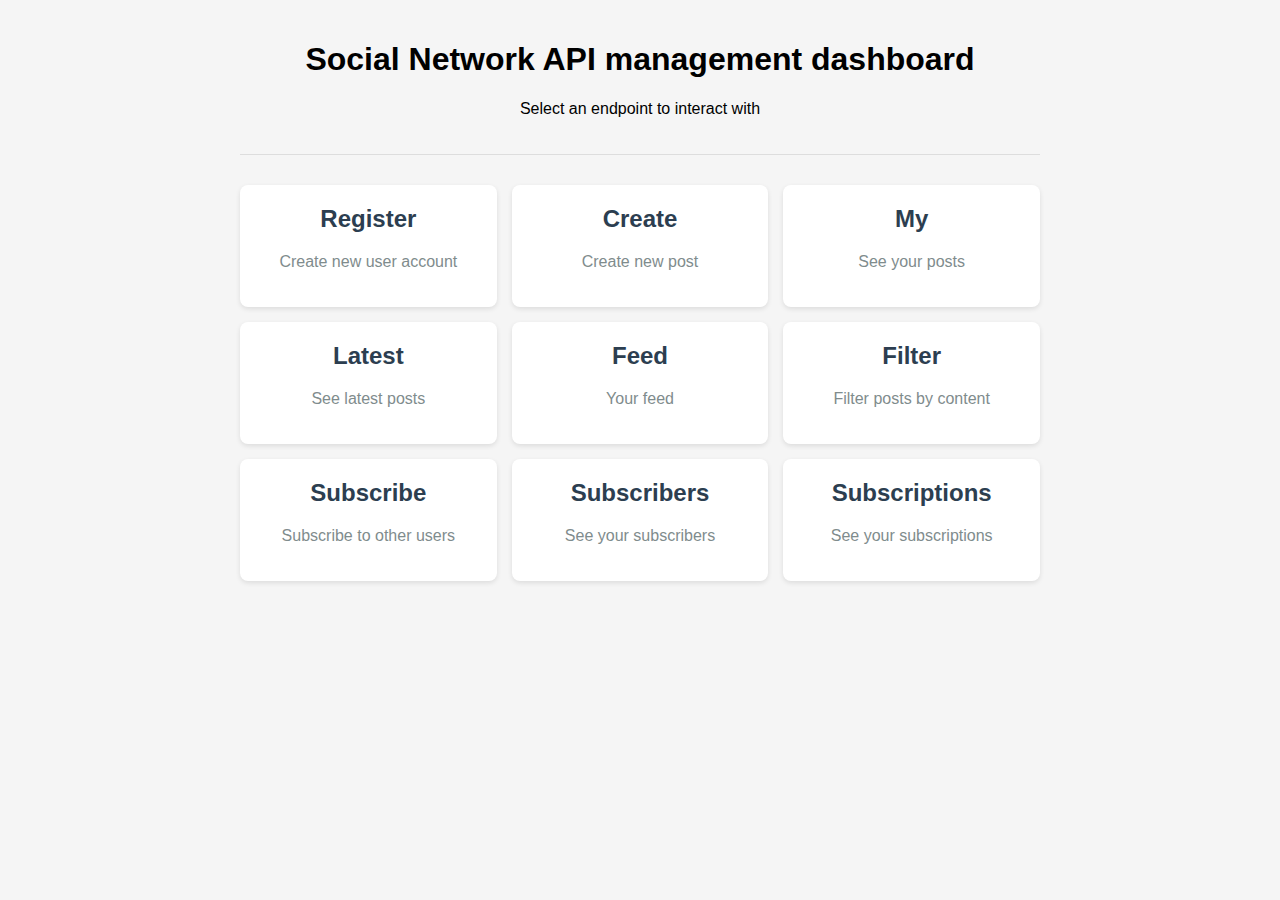
<file: target/Api-1.0-SNAPSHOT/index.html>
<!DOCTYPE html>
<html>
<head>
    <title>API Dashboard</title>
    <style>
        body {
            font-family: Arial, sans-serif;
            max-width: 800px;
            margin: 0 auto;
            padding: 20px;
            background-color: #f5f5f5;
        }
        .header {
            text-align: center;
            margin-bottom: 30px;
            padding-bottom: 20px;
            border-bottom: 1px solid #ddd;
        }
        .nav-grid {
            display: grid;
            grid-template-columns: repeat(auto-fill, minmax(200px, 1fr));
            gap: 15px;
        }
        .nav-card {
            background: white;
            border-radius: 8px;
            padding: 20px;
            text-align: center;
            box-shadow: 0 2px 5px rgba(0,0,0,0.1);
            transition: transform 0.3s, box-shadow 0.3s;
            text-decoration: none;
            color: #333;
        }
        .nav-card:hover {
            transform: translateY(-5px);
            box-shadow: 0 5px 15px rgba(0,0,0,0.1);
        }
        .nav-card h2 {
            margin-top: 0;
            color: #2c3e50;
        }
        .nav-card p {
            color: #7f8c8d;
        }
    </style>
</head>
<body>
<div class="header">
    <h1>Social Network API management dashboard</h1>
    <p>Select an endpoint to interact with</p>
</div>

<div class="nav-grid">
    <a href="register.html" class="nav-card">
        <h2>Register</h2>
        <p>Create new user account</p>
    </a>

    <a href="create_post.html" class="nav-card">
        <h2>Create</h2>
        <p>Create new post</p>
    </a>

    <a href="my.html" class="nav-card">
        <h2>My</h2>
        <p>See your posts</p>
    </a>

    <a href="latest.html" class="nav-card">
        <h2>Latest</h2>
        <p>See latest posts</p>
    </a>

    <a href="feed.html" class="nav-card">
        <h2>Feed</h2>
        <p>Your feed</p>
    </a>

    <a href="filter.html" class="nav-card">
        <h2>Filter</h2>
        <p>Filter posts by content</p>
    </a>

    <a href="subscribe.html" class="nav-card">
        <h2>Subscribe</h2>
        <p>Subscribe to other users</p>
    </a>
    <a href="subscribers.html" class="nav-card">
        <h2>Subscribers</h2>
        <p>See your subscribers</p>
    </a>
    <a href="subscriptions.html" class="nav-card">
        <h2>Subscriptions</h2>
        <p>See your subscriptions</p>
    </a>
</div>
</body>
</html>
</file>
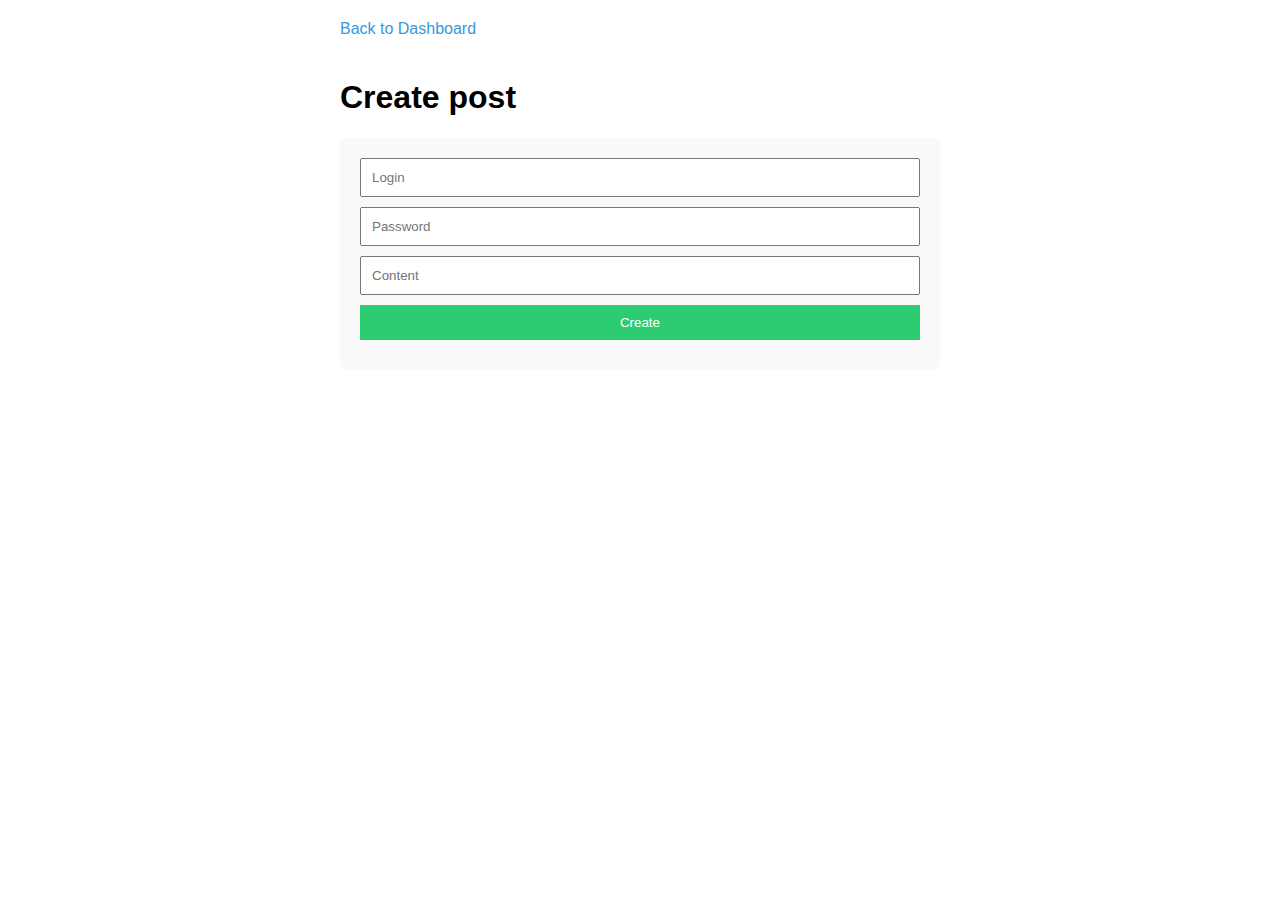
<file: target/Api-1.0-SNAPSHOT/create_post.html>
<!DOCTYPE html>
<html>
<head>
    <title>Create post</title>
    <link rel="stylesheet" href="styles.css">
</head>
<body>
<a href="index.html" class="back-link">Back to Dashboard</a>
<h1>Create post</h1>

<form id="postForm">
    <input type="text" id="login" placeholder="Login" required>
    <input type="password" id="password" placeholder="Password" required>
    <input type="text" id="content" placeholder="Content" required>
    <button type="submit">Create</button>
</form>

<div id="result"></div>

<script>
    document.getElementById('postForm').addEventListener('submit', async (e) => {
        e.preventDefault();

        const login = document.getElementById('login').value;
        const password = document.getElementById('password').value;
        const content = document.getElementById('content').value;
        const resultDiv = document.getElementById('result');

        try {
            const response = await fetch('http://localhost:8080/api/posts/create', {
                method: 'POST',
                headers: {
                    'Content-Type': 'application/json'
                },
                body: JSON.stringify({ login, password, content })
            });

            const data = await response.json();

            if (data.success) {
                resultDiv.className = 'success';
                resultDiv.innerHTML = `Success: ${data.message}`;
            } else {
                resultDiv.className = 'error';
                resultDiv.innerHTML = `Error: ${data.message}`;
            }
        } catch (error) {
            resultDiv.className = 'error';
            resultDiv.innerHTML = `Network error: ${error.message}`;
        }
    });
</script>
</body>
</html>
</file>
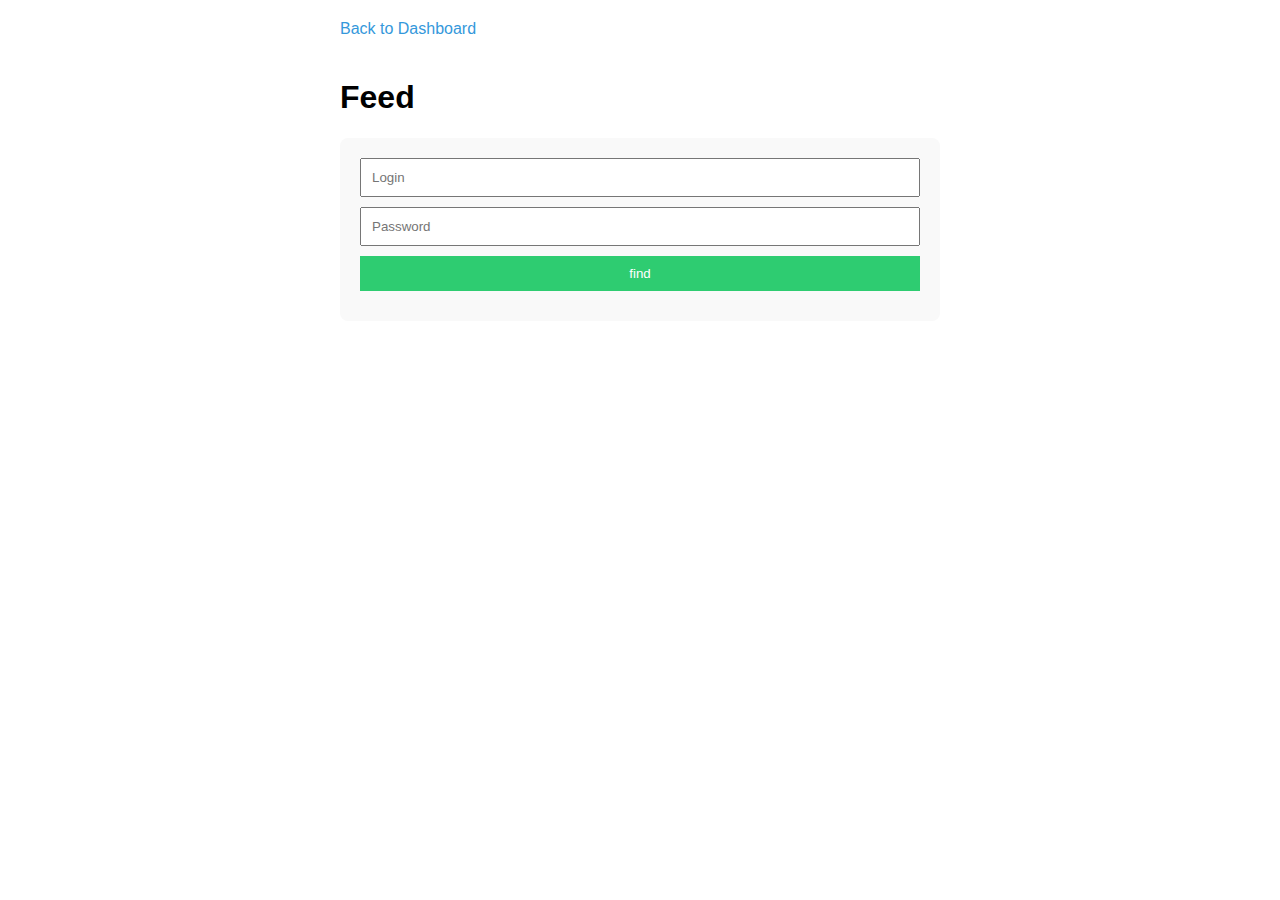
<file: target/Api-1.0-SNAPSHOT/feed.html>
<!DOCTYPE html>
<html>
<head>
    <title>Feed</title>
    <link rel="stylesheet" href="posts_styles.css">
</head>
<body>
<a href="index.html" class="back-link">Back to Dashboard</a>
<h1>Feed</h1>

<form id="postsForm">
    <input type="text" id="login" placeholder="Login" required>
    <input type="password" id="password" placeholder="Password" required>
    <button type="submit">find</button>
</form>

<div id="result"></div>

<script>
    document.getElementById('postsForm').addEventListener('submit', async (e) => {
        e.preventDefault();

        const login = document.getElementById('login').value;
        const password = document.getElementById('password').value;
        const resultDiv = document.getElementById('result');

        const params = new URLSearchParams();
        params.append('login', login);
        params.append('password', password);

        try {
            const response = await fetch(`http://localhost:8080/api/posts/feed?${params}`, {
                    method: 'GET',
                    headers: {
                        'Accept': 'application/json'
                    }
                });

            const data = await response.json();

            if (data.success) {
                resultDiv.className = 'success';
                const processedData = processNestedJson(data);
                resultDiv.innerHTML = formatJsonForDisplay(processedData);
            } else {
                resultDiv.className = 'error';
                resultDiv.innerHTML = `Error: ${data.message}`;
            }
        } catch (error) {
            resultDiv.className = 'error';
            resultDiv.innerHTML = `Network error: ${error.message}`;
        }
    });

    function processNestedJson(obj) {
        const result = {...obj};
        for (const key in result) {
            if (typeof result[key] === 'string') {
                try {
                    const parsed = JSON.parse(result[key]);
                    result[key] = parsed;
                } catch (e) {
                }
            } else if (typeof result[key] === 'object' && result[key] !== null) {
                result[key] = processNestedJson(result[key]);
            }
        }
        return result;
    }
    function formatJsonForDisplay(obj) {
        const html = [];

        function formatValue(value) {
            if (value === null) {
                return '<span class="json-null">null</span>';
            }
            if (typeof value === 'boolean') {
                return `<span class="json-boolean">${value}</span>`;
            }
            if (typeof value === 'number') {
                return `<span class="json-number">${value}</span>`;
            }
            if (typeof value === 'string') {
                return `<span class="json-string">"${value}"</span>`;
            }
            if (Array.isArray(value)) {
                if (value.length === 0) return '[]';
                const items = value.map(item => `<div class="json-object">${formatValue(item)},</div>`).join('');
                return `[<div class="json-object">${items}</div>]`;
            }
            if (typeof value === 'object') {
                const entries = Object.entries(value);
                if (entries.length === 0) return '{}';
                const items = entries.map(([key, val]) =>
                    `<div class="json-object"><span class="json-property">"${key}"</span>: ${formatValue(val)},</div>`
                ).join('');
                return `{<div class="json-object">${items}</div>}`;
            }
            return value;
        }

        html.push(formatValue(obj));
        return html.join('');
    }
</script>
</body>
</html>
</file>
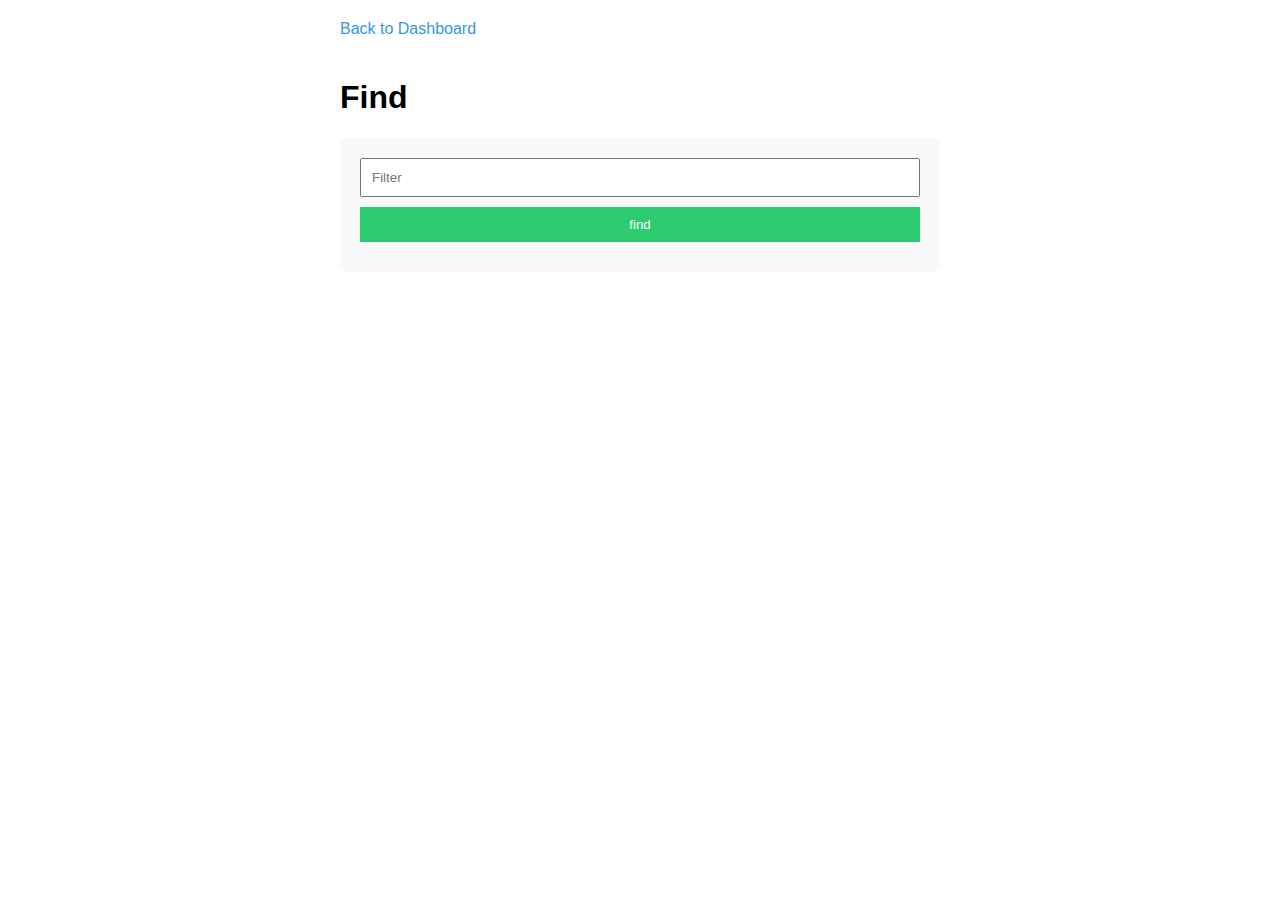
<file: target/Api-1.0-SNAPSHOT/filter.html>
<!DOCTYPE html>
<html>
<head>
    <title>Find</title>
    <link rel="stylesheet" href="posts_styles.css">
</head>
<body>
<a href="index.html" class="back-link">Back to Dashboard</a>
<h1>Find</h1>

<form id="postsForm">
    <input type="text" id="filter" placeholder="Filter" required>
    <button type="submit">find</button>
</form>

<div id="result"></div>

<script>
    document.getElementById('postsForm').addEventListener('submit', async (e) => {
        e.preventDefault();

        const filter = document.getElementById('filter').value;
        const resultDiv = document.getElementById('result');

        const params = new URLSearchParams();
        params.append('content', filter);

        try {
            const response = await fetch(`http://localhost:8080/api/posts/filter?${params}`, {
                    method: 'GET',
                    headers: {
                        'Accept': 'application/json'
                    }
                });

            const data = await response.json();

            if (data.success) {
                resultDiv.className = 'success';
                const processedData = processNestedJson(data);
                resultDiv.innerHTML = formatJsonForDisplay(processedData);
            } else {
                resultDiv.className = 'error';
                resultDiv.innerHTML = `Error: ${data.message}`;
            }
        } catch (error) {
            resultDiv.className = 'error';
            resultDiv.innerHTML = `Network error: ${error.message}`;
        }
    });

    function processNestedJson(obj) {
        const result = {...obj};
        for (const key in result) {
            if (typeof result[key] === 'string') {
                try {
                    const parsed = JSON.parse(result[key]);
                    result[key] = parsed;
                } catch (e) {
                }
            } else if (typeof result[key] === 'object' && result[key] !== null) {
                result[key] = processNestedJson(result[key]);
            }
        }
        return result;
    }
    function formatJsonForDisplay(obj) {
        const html = [];

        function formatValue(value) {
            if (value === null) {
                return '<span class="json-null">null</span>';
            }
            if (typeof value === 'boolean') {
                return `<span class="json-boolean">${value}</span>`;
            }
            if (typeof value === 'number') {
                return `<span class="json-number">${value}</span>`;
            }
            if (typeof value === 'string') {
                return `<span class="json-string">"${value}"</span>`;
            }
            if (Array.isArray(value)) {
                if (value.length === 0) return '[]';
                const items = value.map(item => `<div class="json-object">${formatValue(item)},</div>`).join('');
                return `[<div class="json-object">${items}</div>]`;
            }
            if (typeof value === 'object') {
                const entries = Object.entries(value);
                if (entries.length === 0) return '{}';
                const items = entries.map(([key, val]) =>
                    `<div class="json-object"><span class="json-property">"${key}"</span>: ${formatValue(val)},</div>`
                ).join('');
                return `{<div class="json-object">${items}</div>}`;
            }
            return value;
        }

        html.push(formatValue(obj));
        return html.join('');
    }
</script>
</body>
</html>
</file>
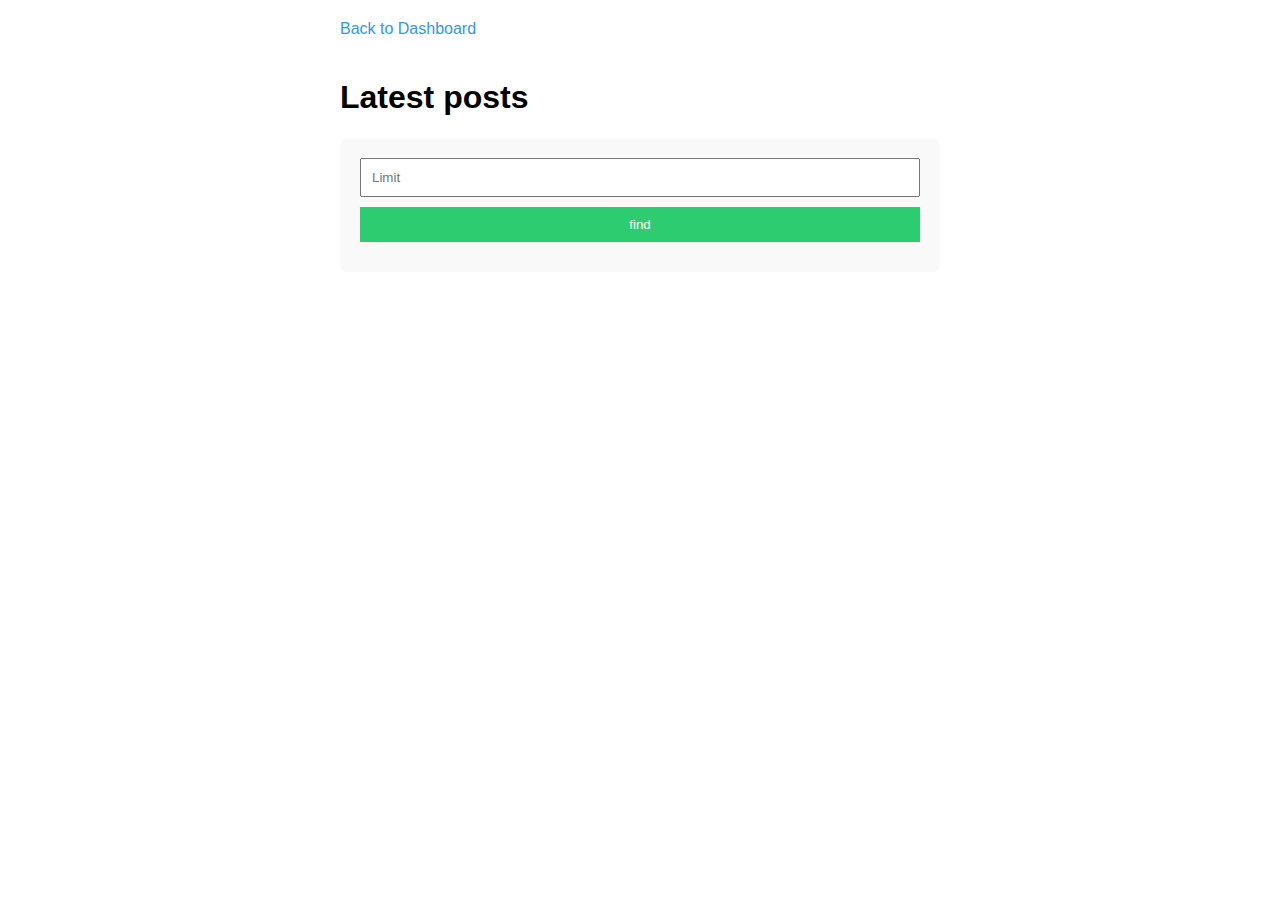
<file: target/Api-1.0-SNAPSHOT/latest.html>
<!DOCTYPE html>
<html>
<head>
    <title>Latest posts</title>
    <link rel="stylesheet" href="posts_styles.css">
</head>
<body>
<a href="index.html" class="back-link">Back to Dashboard</a>
<h1>Latest posts</h1>

<form id="postsForm">
    <input type="text" id="limit" placeholder="Limit" required>
    <button type="submit">find</button>
</form>

<div id="result"></div>

<script>
    document.getElementById('postsForm').addEventListener('submit', async (e) => {
        e.preventDefault();

        const limit = document.getElementById('limit').value;
        const resultDiv = document.getElementById('result');

        const params = new URLSearchParams();
        params.append('limit', limit);

        try {
            const response = await fetch(`http://localhost:8080/api/latest?${params}`, {
                    method: 'GET',
                    headers: {
                        'Accept': 'application/json'
                    }
                });

            const data = await response.json();

            if (data.success) {
                resultDiv.className = 'success';
                const processedData = processNestedJson(data);
                resultDiv.innerHTML = formatJsonForDisplay(processedData);
            } else {
                resultDiv.className = 'error';
                resultDiv.innerHTML = `Error: ${data.message}`;
            }
        } catch (error) {
            resultDiv.className = 'error';
            resultDiv.innerHTML = `Network error: ${error.message}`;
        }
    });

    function processNestedJson(obj) {
        const result = {...obj};
        for (const key in result) {
            if (typeof result[key] === 'string') {
                try {
                    const parsed = JSON.parse(result[key]);
                    result[key] = parsed;
                } catch (e) {
                }
            } else if (typeof result[key] === 'object' && result[key] !== null) {
                result[key] = processNestedJson(result[key]);
            }
        }
        return result;
    }
    function formatJsonForDisplay(obj) {
        const html = [];

        function formatValue(value) {
            if (value === null) {
                return '<span class="json-null">null</span>';
            }
            if (typeof value === 'boolean') {
                return `<span class="json-boolean">${value}</span>`;
            }
            if (typeof value === 'number') {
                return `<span class="json-number">${value}</span>`;
            }
            if (typeof value === 'string') {
                return `<span class="json-string">"${value}"</span>`;
            }
            if (Array.isArray(value)) {
                if (value.length === 0) return '[]';
                const items = value.map(item => `<div class="json-object">${formatValue(item)},</div>`).join('');
                return `[<div class="json-object">${items}</div>]`;
            }
            if (typeof value === 'object') {
                const entries = Object.entries(value);
                if (entries.length === 0) return '{}';
                const items = entries.map(([key, val]) =>
                    `<div class="json-object"><span class="json-property">"${key}"</span>: ${formatValue(val)},</div>`
                ).join('');
                return `{<div class="json-object">${items}</div>}`;
            }
            return value;
        }

        html.push(formatValue(obj));
        return html.join('');
    }
</script>
</body>
</html>
</file>
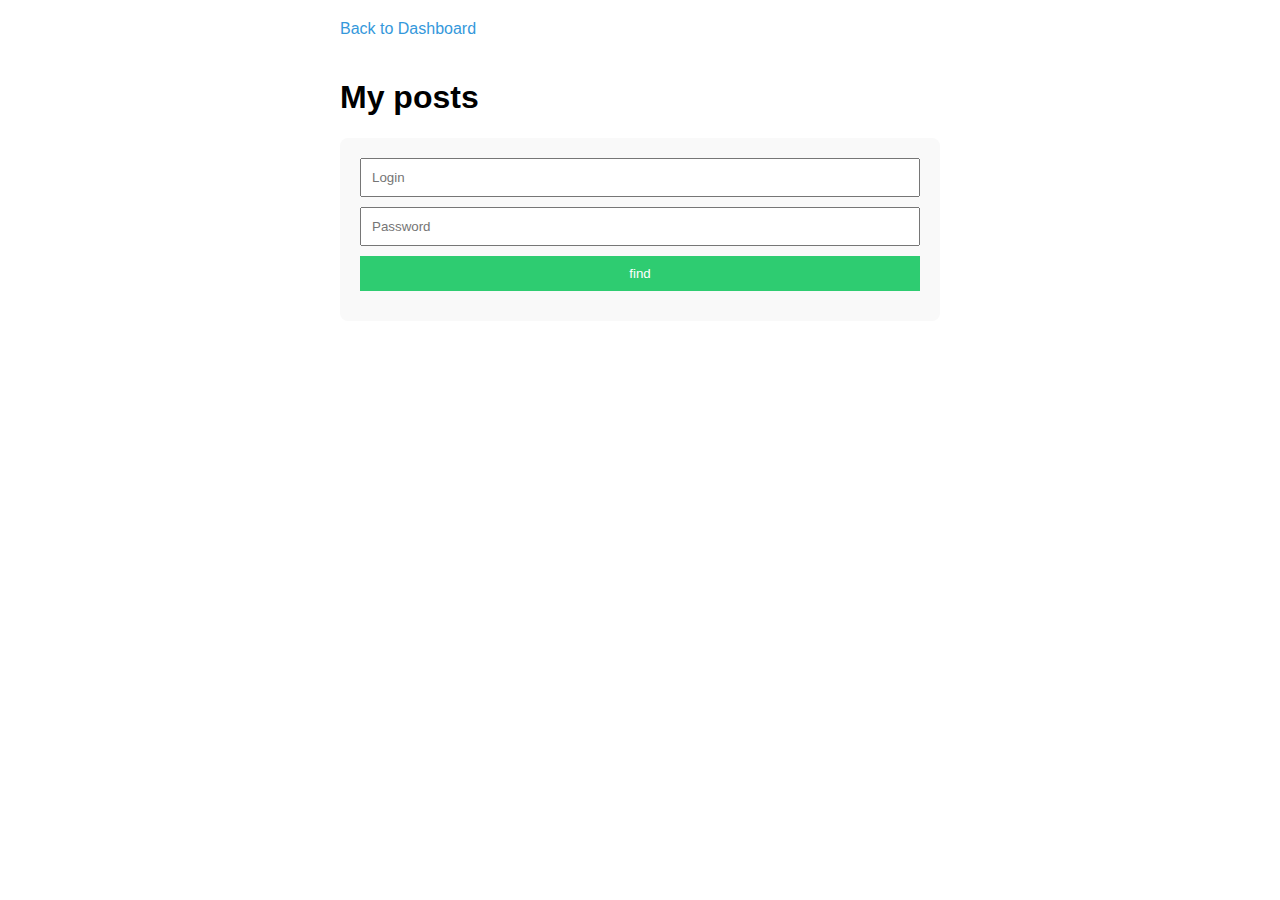
<file: target/Api-1.0-SNAPSHOT/my.html>
<!DOCTYPE html>
<html>
<head>
    <title>My posts</title>
    <link rel="stylesheet" href="posts_styles.css">
</head>
<body>
<a href="index.html" class="back-link">Back to Dashboard</a>
<h1>My posts</h1>

<form id="postsForm">
    <input type="text" id="login" placeholder="Login" required>
    <input type="password" id="password" placeholder="Password" required>
    <button type="submit">find</button>
</form>

<div id="result"></div>

<script>
    document.getElementById('postsForm').addEventListener('submit', async (e) => {
        e.preventDefault();

        const login = document.getElementById('login').value;
        const password = document.getElementById('password').value;
        const resultDiv = document.getElementById('result');

        const params = new URLSearchParams();
        params.append('login', login);
        params.append('password', password);

        try {
            const response = await fetch(`http://localhost:8080/api/my?${params}`, {
                    method: 'GET',
                    headers: {
                        'Accept': 'application/json'
                    }
                });

            const data = await response.json();

            if (data.success) {
                resultDiv.className = 'success';
                const processedData = processNestedJson(data);
                resultDiv.innerHTML = formatJsonForDisplay(processedData);
            } else {
                resultDiv.className = 'error';
                resultDiv.innerHTML = `Error: ${data.message}`;
            }
        } catch (error) {
            resultDiv.className = 'error';
            resultDiv.innerHTML = `Network error: ${error.message}`;
        }
    });

    function processNestedJson(obj) {
        const result = {...obj};
        for (const key in result) {
            if (typeof result[key] === 'string') {
                try {
                    const parsed = JSON.parse(result[key]);
                    result[key] = parsed;
                } catch (e) {
                }
            } else if (typeof result[key] === 'object' && result[key] !== null) {
                result[key] = processNestedJson(result[key]);
            }
        }
        return result;
    }
    function formatJsonForDisplay(obj) {
        const html = [];

        function formatValue(value) {
            if (value === null) {
                return '<span class="json-null">null</span>';
            }
            if (typeof value === 'boolean') {
                return `<span class="json-boolean">${value}</span>`;
            }
            if (typeof value === 'number') {
                return `<span class="json-number">${value}</span>`;
            }
            if (typeof value === 'string') {
                return `<span class="json-string">"${value}"</span>`;
            }
            if (Array.isArray(value)) {
                if (value.length === 0) return '[]';
                const items = value.map(item => `<div class="json-object">${formatValue(item)},</div>`).join('');
                return `[<div class="json-object">${items}</div>]`;
            }
            if (typeof value === 'object') {
                const entries = Object.entries(value);
                if (entries.length === 0) return '{}';
                const items = entries.map(([key, val]) =>
                    `<div class="json-object"><span class="json-property">"${key}"</span>: ${formatValue(val)},</div>`
                ).join('');
                return `{<div class="json-object">${items}</div>}`;
            }
            return value;
        }

        html.push(formatValue(obj));
        return html.join('');
    }
</script>
</body>
</html>
</file>
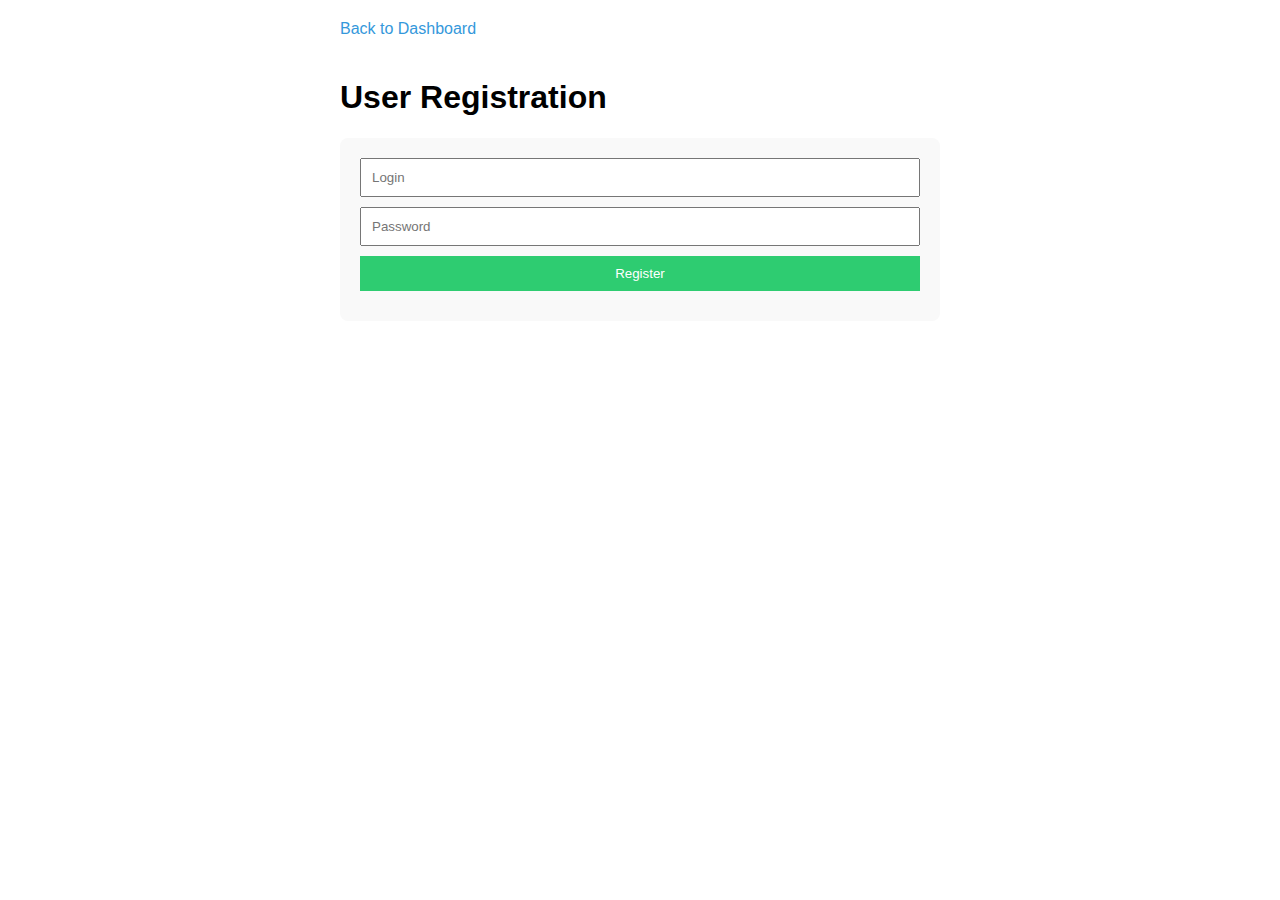
<file: target/Api-1.0-SNAPSHOT/register.html>
<!DOCTYPE html>
<html>
<head>
    <title>User Registration</title>
    <link rel="stylesheet" href="styles.css">
</head>
<body>
<a href="index.html" class="back-link">Back to Dashboard</a>
<h1>User Registration</h1>

<form id="registerForm">
    <input type="text" id="login" placeholder="Login" required>
    <input type="password" id="password" placeholder="Password" required>
    <button type="submit">Register</button>
</form>

<div id="result"></div>

<script>
    document.getElementById('registerForm').addEventListener('submit', async (e) => {
        e.preventDefault();

        const login = document.getElementById('login').value;
        const password = document.getElementById('password').value;
        const resultDiv = document.getElementById('result');

        try {
            const response = await fetch('http://localhost:8080/api/register', {
                method: 'POST',
                headers: {
                    'Content-Type': 'application/json'
                },
                body: JSON.stringify({ login, password })
            });

            const data = await response.json();

            if (data.success) {
                resultDiv.className = 'success';
                resultDiv.innerHTML = `Success: ${data.message}`;
            } else {
                resultDiv.className = 'error';
                resultDiv.innerHTML = `Error: ${data.message}`;
            }
        } catch (error) {
            resultDiv.className = 'error';
            resultDiv.innerHTML = `Network error: ${error.message}`;
        }
    });
</script>
</body>
</html>
</file>
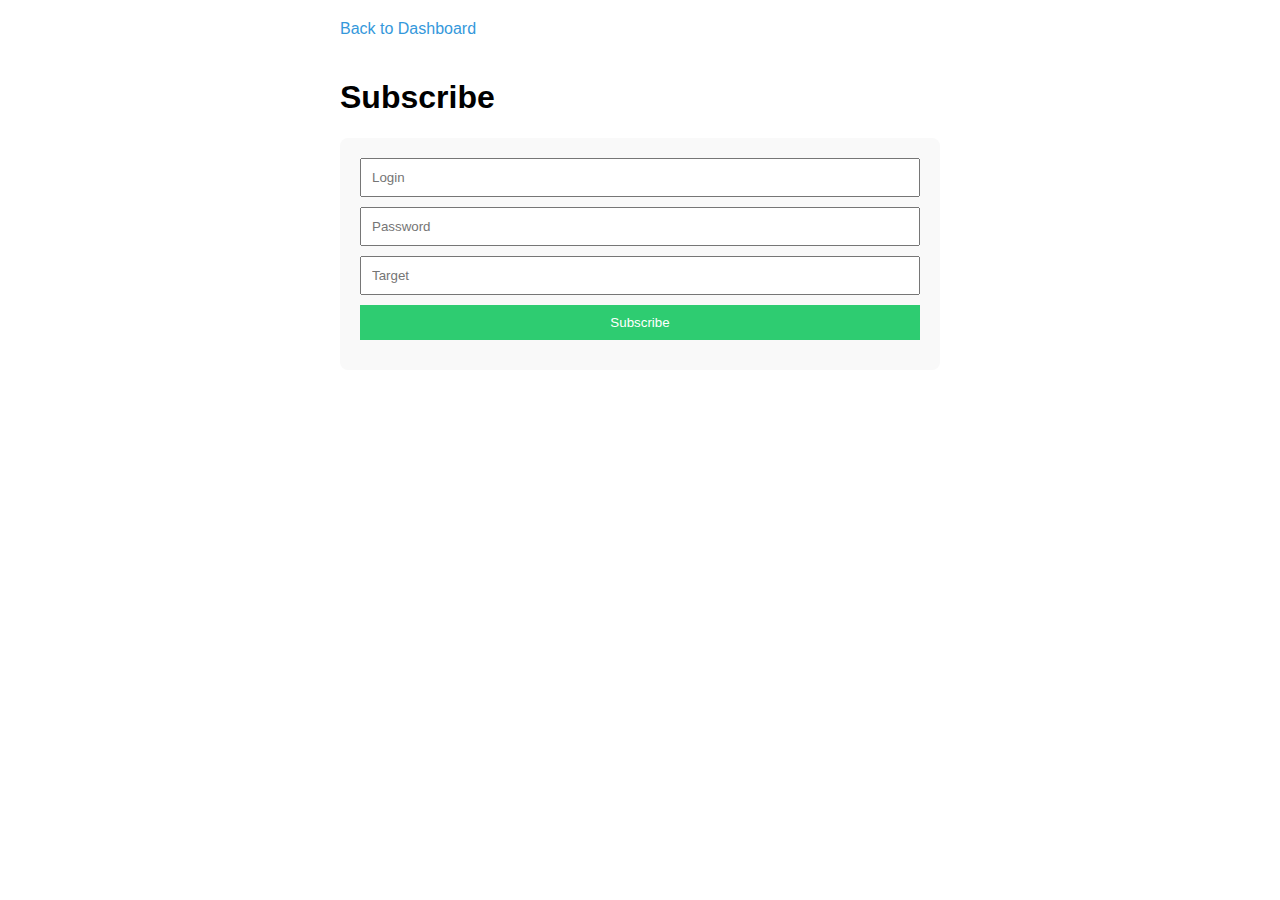
<file: target/Api-1.0-SNAPSHOT/subscribe.html>
<!DOCTYPE html>
<html>
<head>
    <title>Subscribe</title>
    <link rel="stylesheet" href="styles.css">
</head>
<body>
<a href="index.html" class="back-link">Back to Dashboard</a>
<h1>Subscribe</h1>

<form id="postForm">
    <input type="text" id="login" placeholder="Login" required>
    <input type="password" id="password" placeholder="Password" required>
    <input type="text" id="target" placeholder="Target" required>
    <button type="submit">Subscribe</button>
</form>

<div id="result"></div>

<script>
    document.getElementById('postForm').addEventListener('submit', async (e) => {
        e.preventDefault();

        const login = document.getElementById('login').value;
        const password = document.getElementById('password').value;
        const target = document.getElementById('target').value;
        const resultDiv = document.getElementById('result');

        try {
            const response = await fetch('http://localhost:8080/api/subscribe', {
                method: 'POST',
                headers: {
                    'Content-Type': 'application/json'
                },
                body: JSON.stringify({ login, password, target })
            });

            const data = await response.json();

            if (data.success) {
                resultDiv.className = 'success';
                resultDiv.innerHTML = `Success: ${data.message}`;
            } else {
                resultDiv.className = 'error';
                resultDiv.innerHTML = `Error: ${data.message}`;
            }
        } catch (error) {
            resultDiv.className = 'error';
            resultDiv.innerHTML = `Network error: ${error.message}`;
        }
    });
</script>
</body>
</html>
</file>
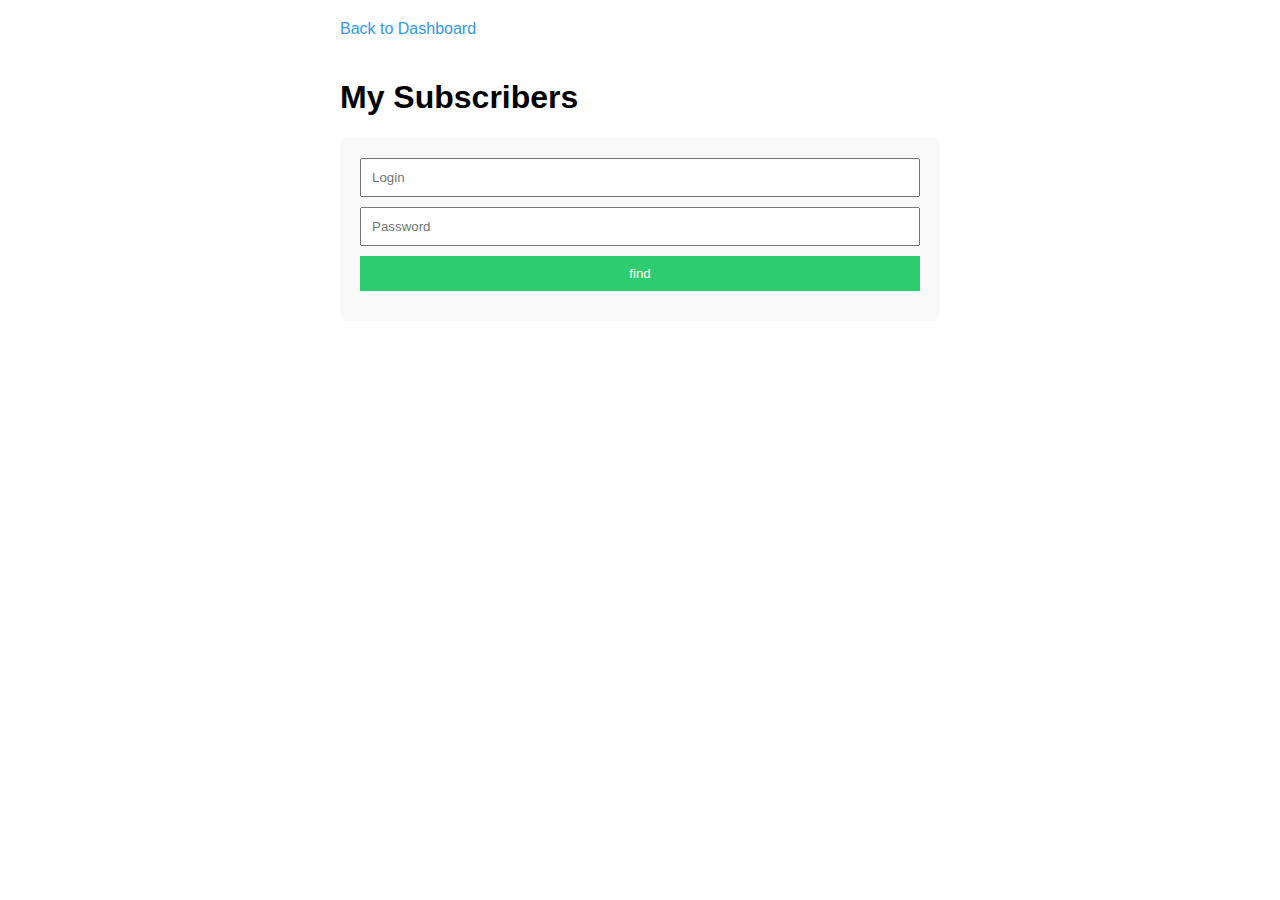
<file: target/Api-1.0-SNAPSHOT/subscribers.html>
<!DOCTYPE html>
<html>
<head>
    <title>Subscribers</title>
    <link rel="stylesheet" href="posts_styles.css">
</head>
<body>
<a href="index.html" class="back-link">Back to Dashboard</a>
<h1>My Subscribers</h1>

<form id="postsForm">
    <input type="text" id="login" placeholder="Login" required>
    <input type="password" id="password" placeholder="Password" required>
    <button type="submit">find</button>
</form>

<div id="result"></div>

<script>
    document.getElementById('postsForm').addEventListener('submit', async (e) => {
        e.preventDefault();

        const login = document.getElementById('login').value;
        const password = document.getElementById('password').value;
        const resultDiv = document.getElementById('result');

        const params = new URLSearchParams();
        params.append('login', login);
        params.append('password', password);

        try {
            const response = await fetch(`http://localhost:8080/api/user/subscribers?${params}`, {
                    method: 'GET',
                    headers: {
                        'Accept': 'application/json'
                    }
                });

            const data = await response.json();

            if (data.success) {
                resultDiv.className = 'success';
                const processedData = processNestedJson(data);
                resultDiv.innerHTML = formatJsonForDisplay(processedData);
            } else {
                resultDiv.className = 'error';
                resultDiv.innerHTML = `Error: ${data.message}`;
            }
        } catch (error) {
            resultDiv.className = 'error';
            resultDiv.innerHTML = `Network error: ${error.message}`;
        }
    });

    function processNestedJson(obj) {
        const result = {...obj};
        for (const key in result) {
            if (typeof result[key] === 'string') {
                try {
                    const parsed = JSON.parse(result[key]);
                    result[key] = parsed;
                } catch (e) {
                }
            } else if (typeof result[key] === 'object' && result[key] !== null) {
                result[key] = processNestedJson(result[key]);
            }
        }
        return result;
    }
    function formatJsonForDisplay(obj) {
        const html = [];

        function formatValue(value) {
            if (value === null) {
                return '<span class="json-null">null</span>';
            }
            if (typeof value === 'boolean') {
                return `<span class="json-boolean">${value}</span>`;
            }
            if (typeof value === 'number') {
                return `<span class="json-number">${value}</span>`;
            }
            if (typeof value === 'string') {
                return `<span class="json-string">"${value}"</span>`;
            }
            if (Array.isArray(value)) {
                if (value.length === 0) return '[]';
                const items = value.map(item => `<div class="json-object">${formatValue(item)},</div>`).join('');
                return `[<div class="json-object">${items}</div>]`;
            }
            if (typeof value === 'object') {
                const entries = Object.entries(value);
                if (entries.length === 0) return '{}';
                const items = entries.map(([key, val]) =>
                    `<div class="json-object"><span class="json-property">"${key}"</span>: ${formatValue(val)},</div>`
                ).join('');
                return `{<div class="json-object">${items}</div>}`;
            }
            return value;
        }

        html.push(formatValue(obj));
        return html.join('');
    }
</script>
</body>
</html>
</file>
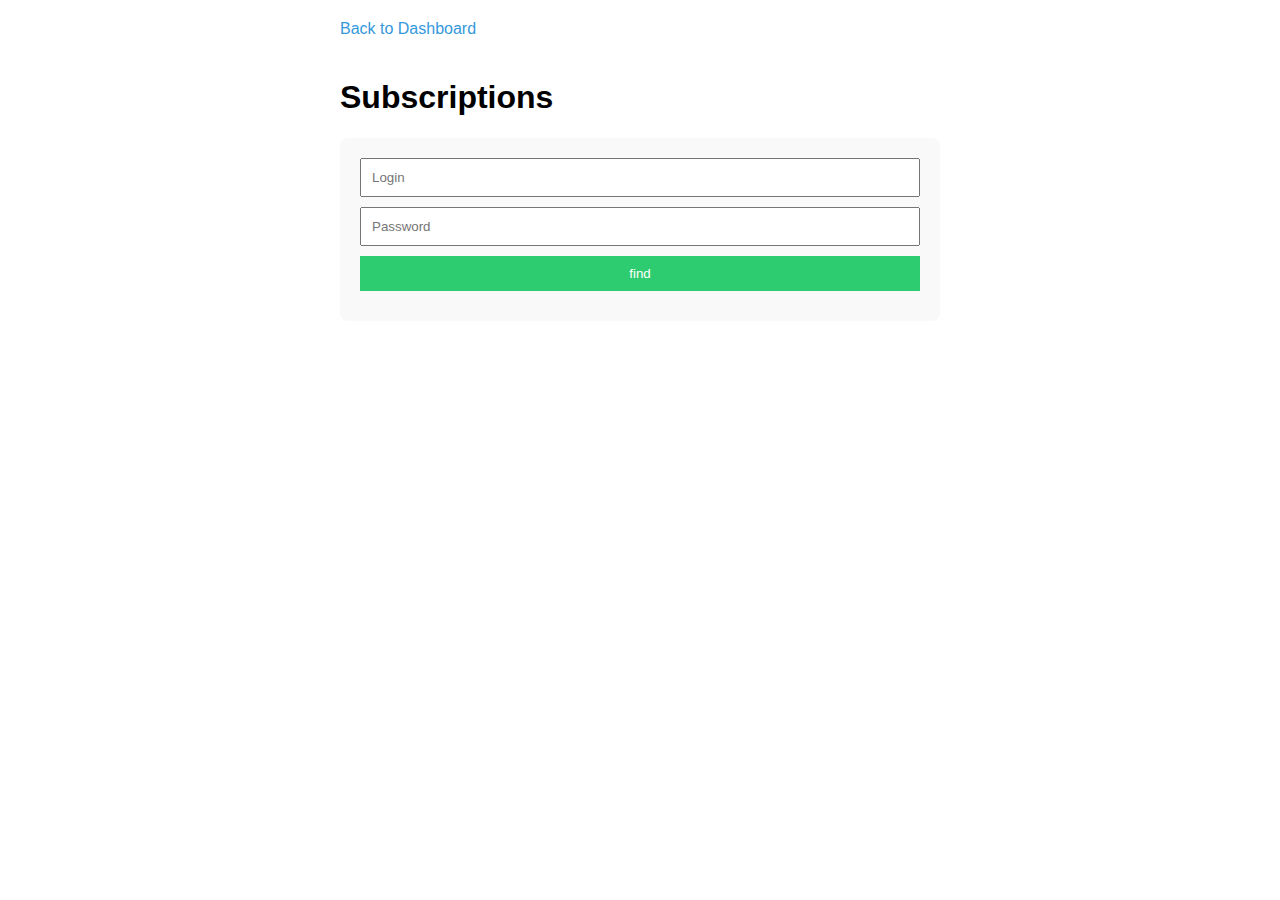
<file: target/Api-1.0-SNAPSHOT/subscriptions.html>
<!DOCTYPE html>
<html>
<head>
    <title>Subscriptions</title>
    <link rel="stylesheet" href="posts_styles.css">
</head>
<body>
<a href="index.html" class="back-link">Back to Dashboard</a>
<h1>Subscriptions</h1>

<form id="postsForm">
    <input type="text" id="login" placeholder="Login" required>
    <input type="password" id="password" placeholder="Password" required>
    <button type="submit">find</button>
</form>

<div id="result"></div>

<script>
    document.getElementById('postsForm').addEventListener('submit', async (e) => {
        e.preventDefault();

        const login = document.getElementById('login').value;
        const password = document.getElementById('password').value;
        const resultDiv = document.getElementById('result');

        const params = new URLSearchParams();
        params.append('login', login);
        params.append('password', password);

        try {
            const response = await fetch(`http://localhost:8080/api/user/subscriptions?${params}`, {
                    method: 'GET',
                    headers: {
                        'Accept': 'application/json'
                    }
                });

            const data = await response.json();

            if (data.success) {
                resultDiv.className = 'success';
                const processedData = processNestedJson(data);
                resultDiv.innerHTML = formatJsonForDisplay(processedData);
            } else {
                resultDiv.className = 'error';
                resultDiv.innerHTML = `Error: ${data.message}`;
            }
        } catch (error) {
            resultDiv.className = 'error';
            resultDiv.innerHTML = `Network error: ${error.message}`;
        }
    });

    function processNestedJson(obj) {
        const result = {...obj};
        for (const key in result) {
            if (typeof result[key] === 'string') {
                try {
                    const parsed = JSON.parse(result[key]);
                    result[key] = parsed;
                } catch (e) {
                }
            } else if (typeof result[key] === 'object' && result[key] !== null) {
                result[key] = processNestedJson(result[key]);
            }
        }
        return result;
    }
    function formatJsonForDisplay(obj) {
        const html = [];

        function formatValue(value) {
            if (value === null) {
                return '<span class="json-null">null</span>';
            }
            if (typeof value === 'boolean') {
                return `<span class="json-boolean">${value}</span>`;
            }
            if (typeof value === 'number') {
                return `<span class="json-number">${value}</span>`;
            }
            if (typeof value === 'string') {
                return `<span class="json-string">"${value}"</span>`;
            }
            if (Array.isArray(value)) {
                if (value.length === 0) return '[]';
                const items = value.map(item => `<div class="json-object">${formatValue(item)},</div>`).join('');
                return `[<div class="json-object">${items}</div>]`;
            }
            if (typeof value === 'object') {
                const entries = Object.entries(value);
                if (entries.length === 0) return '{}';
                const items = entries.map(([key, val]) =>
                    `<div class="json-object"><span class="json-property">"${key}"</span>: ${formatValue(val)},</div>`
                ).join('');
                return `{<div class="json-object">${items}</div>}`;
            }
            return value;
        }

        html.push(formatValue(obj));
        return html.join('');
    }
</script>
</body>
</html>
</file>
<file: target/Api-1.0-SNAPSHOT/styles.css>
body {
    font-family: Arial, sans-serif;
    max-width: 600px;
    margin: 0 auto;
    padding: 20px;
}
.back-link {
    display: inline-block;
    margin-bottom: 20px;
    color: #3498db;
    text-decoration: none;
}
form {
    background: #f9f9f9;
    padding: 20px;
    border-radius: 8px;
}
input, button {
    display: block;
    width: 100%;
    padding: 10px;
    margin-bottom: 10px;
    box-sizing: border-box;
}
button {
    background: #2ecc71;
    color: white;
    border: none;
    cursor: pointer;
}
#result {
    margin-top: 20px;
    padding: 10px;
    border-radius: 4px;
}
.success {
    background: #d4edda;
    color: #155724;
}
.error {
    background: #f8d7da;
    color: #721c24;
}

.post {
    background: white;
    border-radius: 8px;
    padding: 20px;
    margin-bottom: 20px;
    box-shadow: 0 2px 4px rgba(0,0,0,0.1);
    transition: transform 0.2s;
}

.post:hover {
    transform: translateY(-2px);
    box-shadow: 0 4px 8px rgba(0,0,0,0.1);
}

.post-header {
    display: flex;
    justify-content: space-between;
    align-items: center;
    margin-bottom: 10px;
    padding-bottom: 10px;
    border-bottom: 1px solid #eee;
}

.post-author {
    font-weight: bold;
    color: #2c3e50;
}

.post-time {
    color: #7f8c8d;
    font-size: 0.9em;
}

.post-content {
    margin: 15px 0;
    line-height: 1.7;
}

.post-id {
    font-size: 0.8em;
    color: #95a5a6;
    word-break: break-all;
}
</file>
<file: target/Api-1.0-SNAPSHOT/posts_styles.css>
body {
    font-family: Arial, sans-serif;
    max-width: 600px;
    margin: 0 auto;
    padding: 20px;
}
.back-link {
    display: inline-block;
    margin-bottom: 20px;
    color: #3498db;
    text-decoration: none;
}
form {
    background: #f9f9f9;
    padding: 20px;
    border-radius: 8px;
}
input, button {
    display: block;
    width: 100%;
    padding: 10px;
    margin-bottom: 10px;
    box-sizing: border-box;
}
button {
    background: #2ecc71;
    color: white;
    border: none;
    cursor: pointer;
}
#result {
    margin-top: 20px;
    padding: 10px;
    border-radius: 4px;
    white-space: pre-wrap;
    font-family: monospace;
}
.success {
    background: #d4edda;
    color: #155724;
    border: 1px solid #c3e6cb;
}
.error {
    background: #f8d7da;
    color: #721c24;
    border: 1px solid #f5c6cb;
}
.json-object {
    margin-left: 20px;
}
.json-property {
    font-weight: bold;
}
.json-string {
    color: #d14;
}
.json-number {
    color: #099;
}
.json-boolean {
    color: #0086b3;
}
.json-null {
    color: #0086b3;
}
</file>
